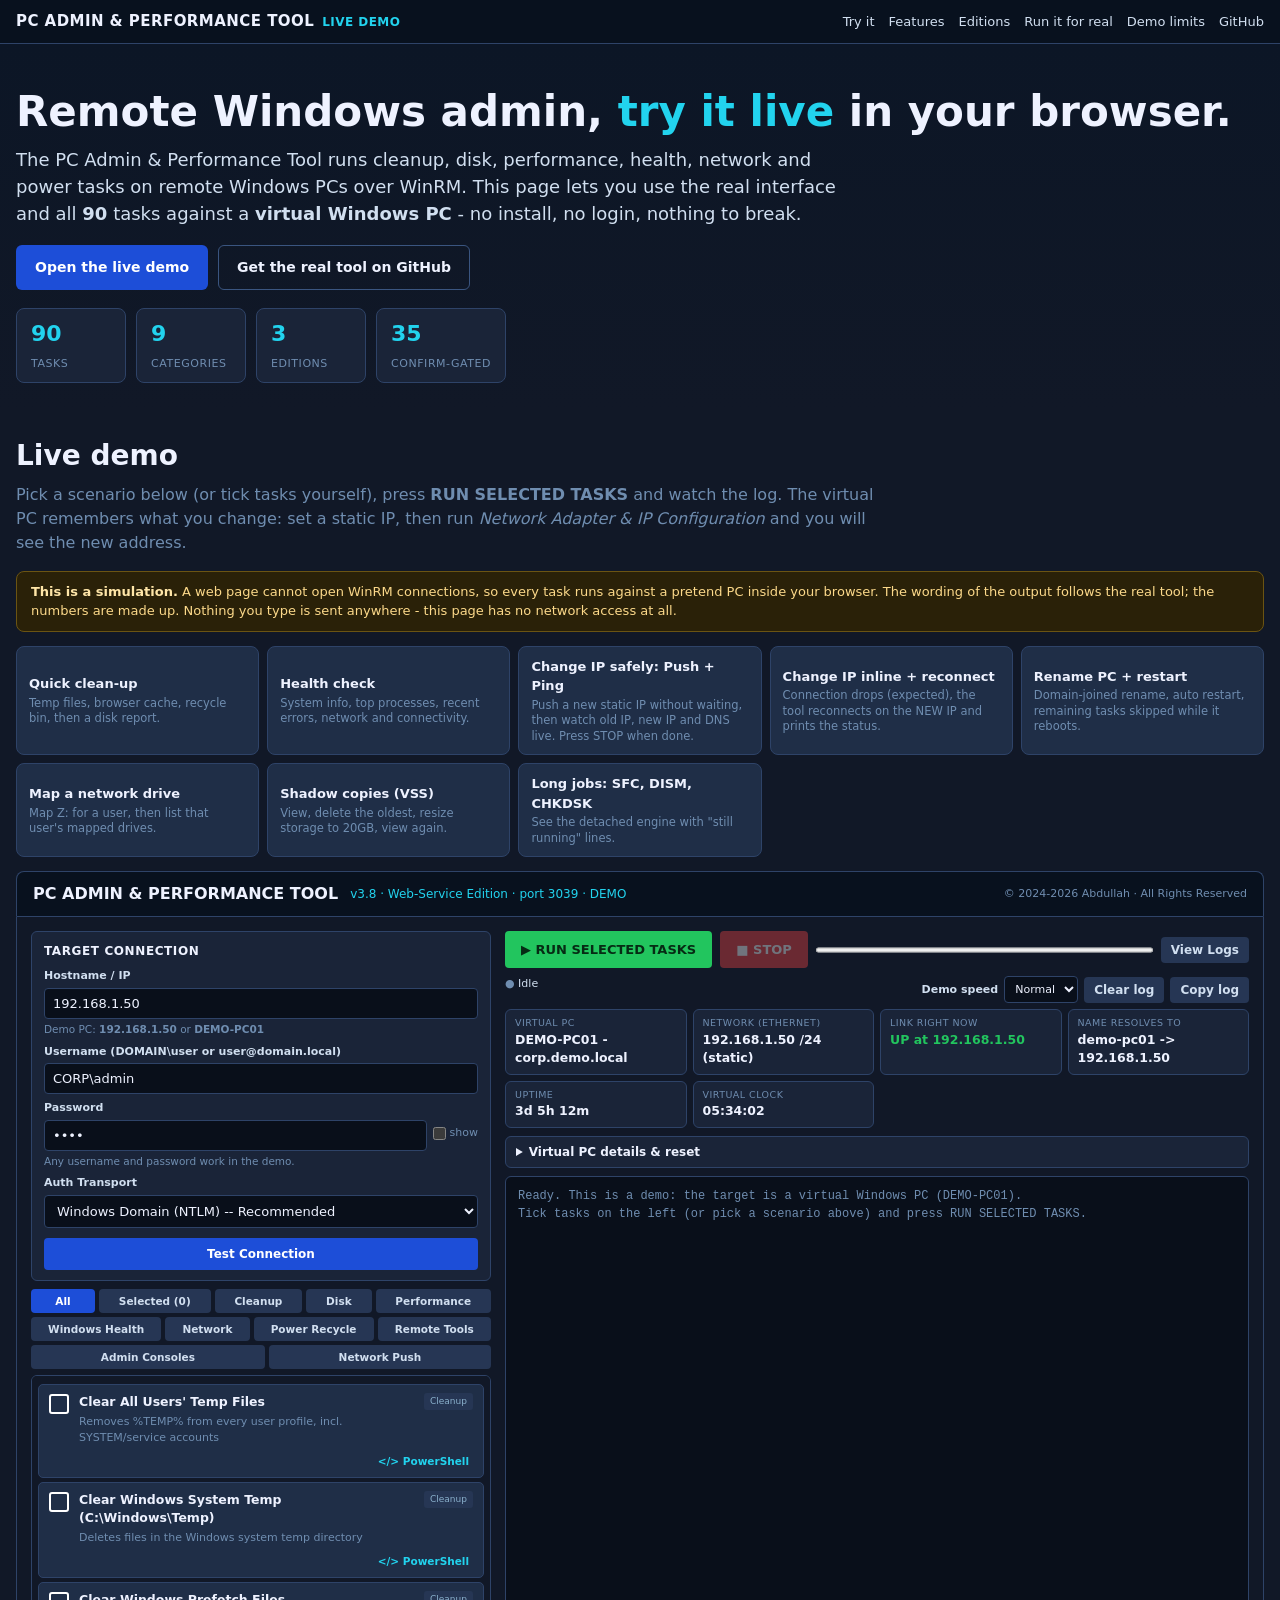
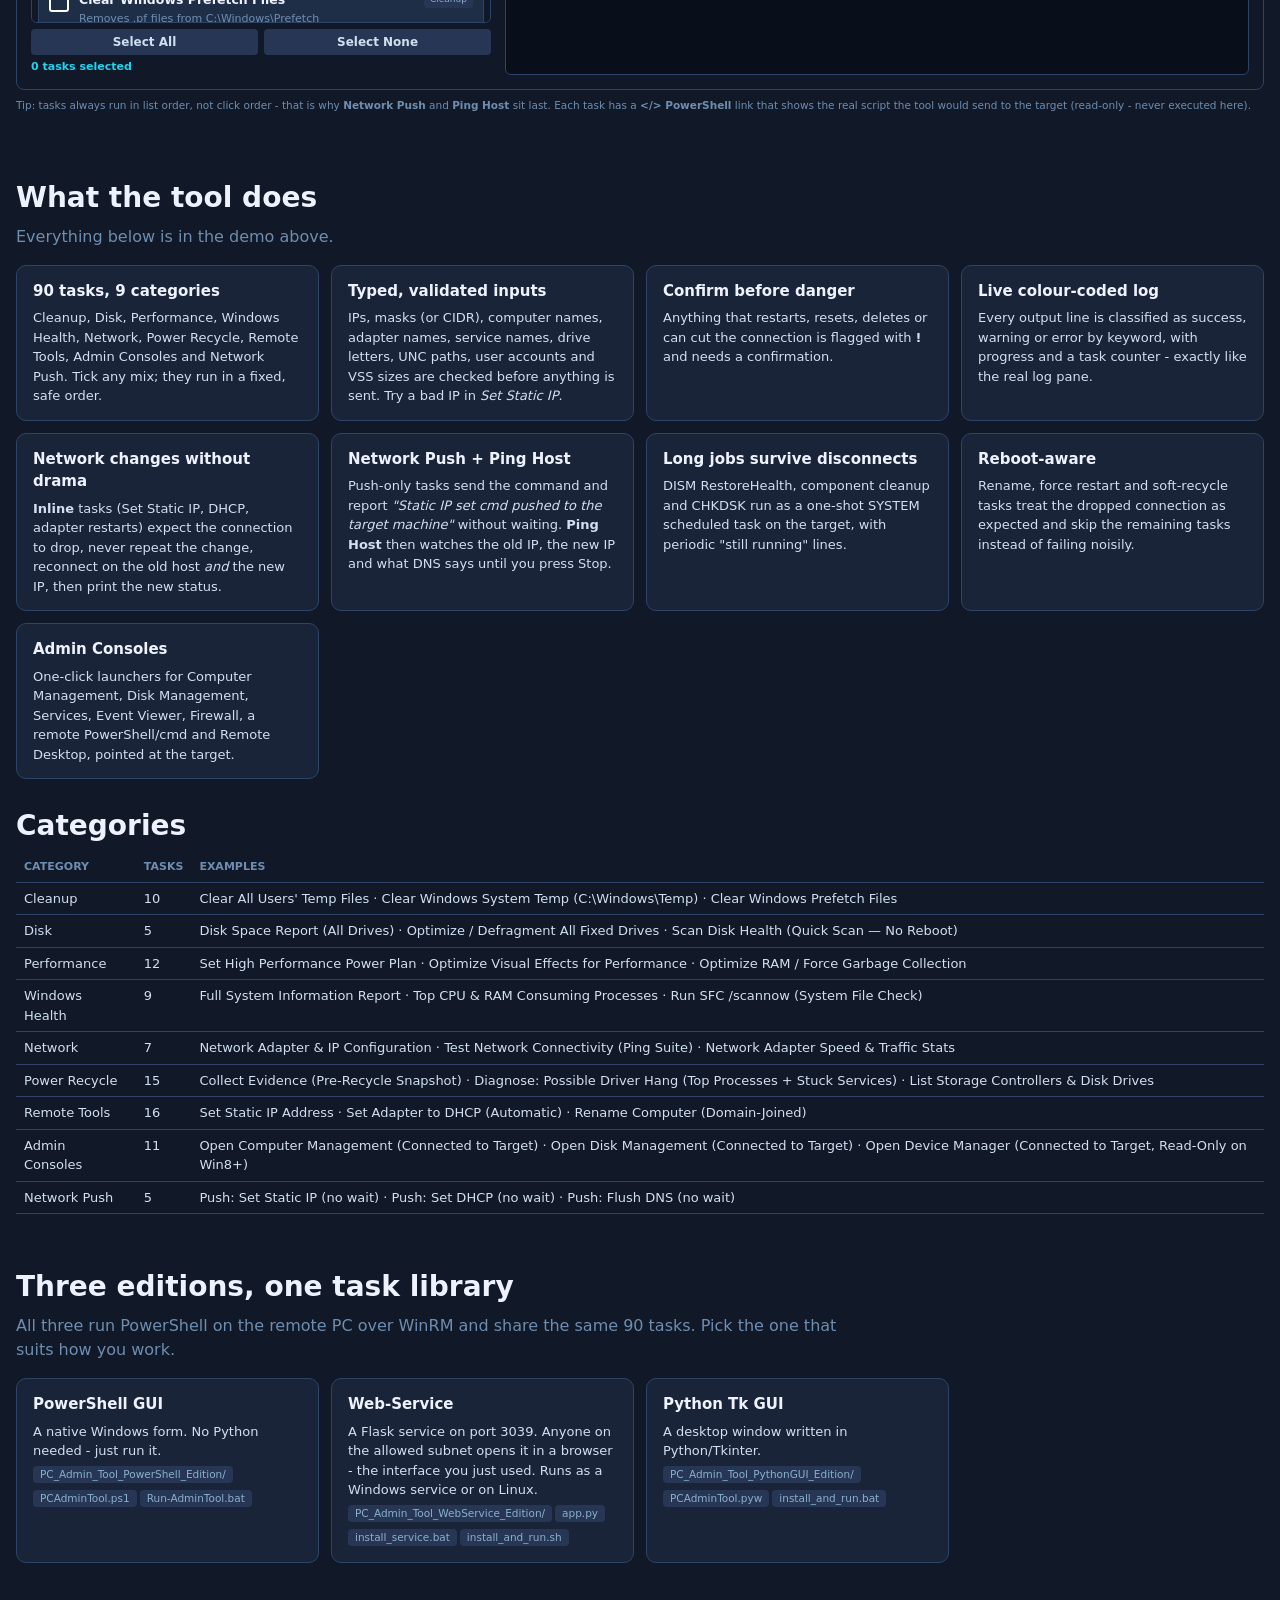
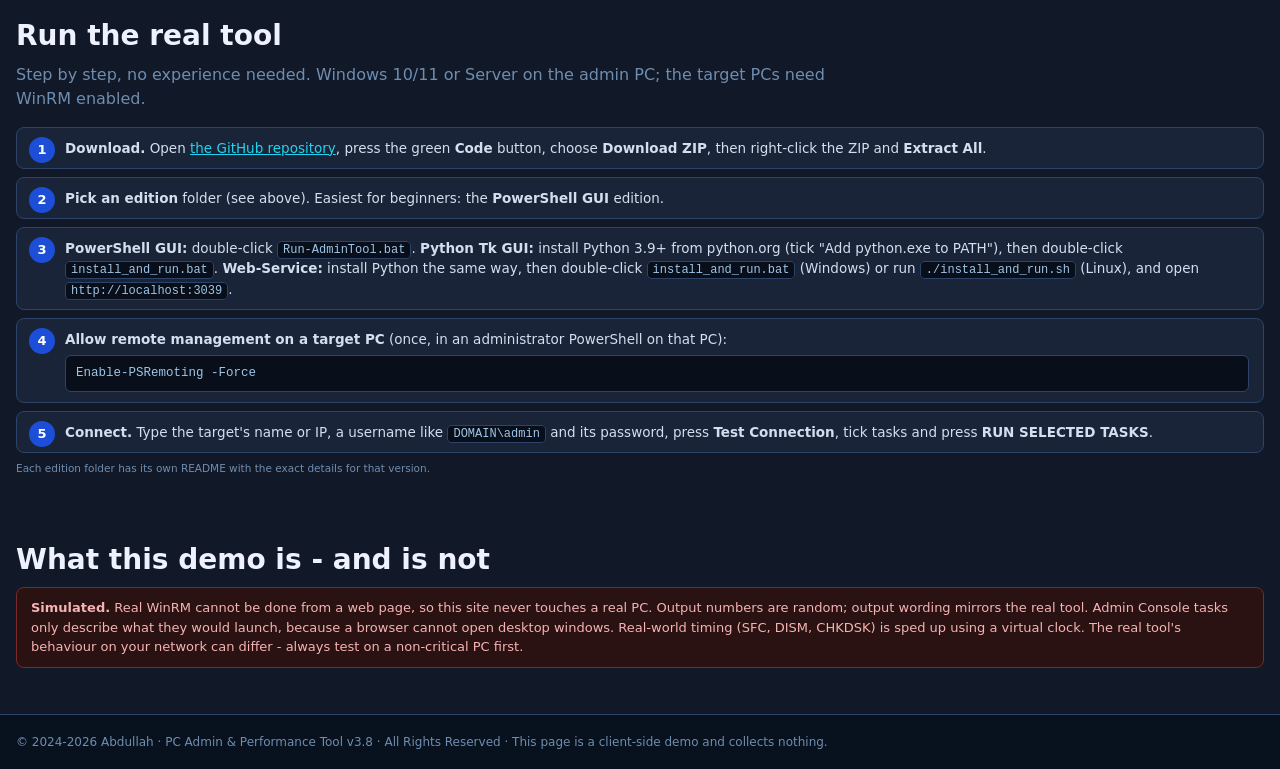
<file: docs/index.html>
<!DOCTYPE html>
<html lang="en">
<head>
<meta charset="UTF-8">
<meta name="viewport" content="width=device-width, initial-scale=1">
<meta http-equiv="Content-Security-Policy" content="default-src 'none'; script-src 'self'; style-src 'self'; img-src 'self' data:; connect-src 'none'; base-uri 'none'; form-action 'none'">
<meta name="description" content="Live, in-browser demo of the PC Admin &amp; Performance Tool: 90 Windows admin tasks, Network Push and Ping Host, run against a virtual PC. Nothing is sent anywhere.">
<title>PC Admin &amp; Performance Tool - Live Demo</title>
<link rel="icon" href="data:,">
<link rel="stylesheet" href="style.css">
</head>
<body>
<a class="skip" href="#demo">Skip to the demo</a>

<header class="site">
  <div class="container">
    <a class="brand" href="#top">PC ADMIN &amp; PERFORMANCE TOOL<small>LIVE DEMO</small></a>
    <nav aria-label="Sections">
      <a href="#demo">Try it</a>
      <a href="#features">Features</a>
      <a href="#editions">Editions</a>
      <a href="#run">Run it for real</a>
      <a href="#limits">Demo limits</a>
      <a href="https://github.com/MohamedAbdullahKhan/PC-AdminTools" rel="noopener">GitHub</a>
    </nav>
  </div>
</header>

<main id="top">
<div class="hero">
  <div class="container">
    <h1>Remote Windows admin, <span>try it live</span> in your browser.</h1>
    <p class="lead">The PC Admin &amp; Performance Tool runs cleanup, disk, performance, health, network and power tasks on remote Windows PCs over WinRM. This page lets you use the real interface and all <b id="statOps">90</b> tasks against a <b>virtual Windows PC</b> - no install, no login, nothing to break.</p>
    <div class="cta">
      <a class="btn pri" href="#demo">Open the live demo</a>
      <a class="btn sec" href="https://github.com/MohamedAbdullahKhan/PC-AdminTools" rel="noopener">Get the real tool on GitHub</a>
    </div>
    <div class="stats">
      <div class="stat"><b id="statOps2">90</b><span>tasks</span></div>
      <div class="stat"><b id="statCats">9</b><span>categories</span></div>
      <div class="stat"><b>3</b><span>editions</span></div>
      <div class="stat"><b id="statDanger">0</b><span>confirm-gated</span></div>
    </div>
  </div>
</div>

<section id="demo" aria-labelledby="demoH">
  <div class="container">
    <h2 id="demoH">Live demo</h2>
    <p class="sub">Pick a scenario below (or tick tasks yourself), press <b>RUN SELECTED TASKS</b> and watch the log. The virtual PC remembers what you change: set a static IP, then run <i>Network Adapter &amp; IP Configuration</i> and you will see the new address.</p>
    <div class="sim"><b>This is a simulation.</b> A web page cannot open WinRM connections, so every task runs against a pretend PC inside your browser. The wording of the output follows the real tool; the numbers are made up. Nothing you type is sent anywhere - this page has no network access at all.</div>

    <div class="scen" id="scen" aria-label="Guided scenarios"></div>

    <div class="apphead">
      <h3>PC ADMIN &amp; PERFORMANCE TOOL</h3>
      <span class="ver">v3.8 &middot; Web-Service Edition &middot; port 3039 &middot; DEMO</span>
      <span class="cp">&copy; 2024-2026 Abdullah &middot; All Rights Reserved</span>
    </div>
    <div class="app" id="app">
      <div class="left">
        <div class="panel">
          <h4>Target Connection</h4>
          <label for="hostname">Hostname / IP</label>
          <input type="text" id="hostname" placeholder="e.g. 192.168.1.50 or PC-NAME" autocomplete="off" spellcheck="false">
          <div class="hint">Demo PC: <b id="hintHost">192.168.1.50</b> or <b id="hintName">DEMO-PC01</b></div>
          <label for="username">Username (DOMAIN\user or user@domain.local)</label>
          <input type="text" id="username" autocomplete="off" spellcheck="false">
          <label for="password">Password</label>
          <div class="pwrow">
            <input type="password" id="password" class="pw" autocomplete="off">
            <span><input type="checkbox" id="showpw"> show</span>
          </div>
          <div class="hint">Any username and password work in the demo.</div>
          <label for="transport">Auth Transport</label>
          <select id="transport">
            <option value="ntlm">Windows Domain (NTLM) -- Recommended</option>
            <option value="basic">Workgroup / Local Account (Basic)</option>
            <option value="kerberos">Active Directory (Kerberos)</option>
            <option value="credssp">Admin Double-Hop (CredSSP)</option>
          </select>
          <button class="btn-primary" id="btnTest" type="button">Test Connection</button>
        </div>
        <div class="tabs" id="tabs" role="tablist" aria-label="Task categories"></div>
        <div class="tasklist" id="tasklist"></div>
        <div class="selrow">
          <button class="btn-ghost" id="btnAll" type="button">Select All</button>
          <button class="btn-ghost" id="btnNone" type="button">Select None</button>
        </div>
        <div class="count" id="count" aria-live="polite">0 tasks selected</div>
      </div>

      <div class="right">
        <div class="runrow">
          <button class="btn-run" id="btnRun" type="button">&#9654; RUN SELECTED TASKS</button>
          <button class="btn-stop" id="btnStop" type="button" disabled>&#9632; STOP</button>
          <progress id="prg" value="0" max="100"></progress>
          <button class="btn-ghost" id="btnLogs" type="button">View Logs</button>
        </div>
        <div class="statusline">
          <span><span class="dot" id="dot">&#9679;</span> <span id="stat">Idle</span> <span class="hint" id="taskline"></span></span>
          <span class="speed"><label for="speed">Demo speed</label>
            <select id="speed"><option value="slow">Slow</option><option value="normal" selected>Normal</option><option value="fast">Fast</option></select>
            <button class="btn-ghost" id="btnClearLog" type="button">Clear log</button>
            <button class="btn-ghost" id="btnCopy" type="button">Copy log</button>
          </span>
        </div>
        <div class="vpc" id="vpc" aria-label="Virtual PC state">
          <div><small>Virtual PC</small><b id="vName">-</b></div>
          <div><small>Network (Ethernet)</small><b id="vNet">-</b></div>
          <div><small>Link right now</small><b id="vLink">-</b></div>
          <div><small>Name resolves to</small><b id="vDns">-</b></div>
          <div><small>Uptime</small><b id="vUp">-</b></div>
          <div><small>Virtual clock</small><b id="vClock">-</b></div>
        </div>
        <details class="vd"><summary>Virtual PC details &amp; reset</summary>
          <pre id="vDetail"></pre>
          <button class="btn-ghost" id="btnReset" type="button">Reset virtual PC to defaults</button>
        </details>
        <div id="log" role="log" aria-live="off" tabindex="0"></div>
        <div class="panel logsPanel hidden" id="logsPanel"></div>
      </div>
    </div>
    <p class="hint mt">Tip: tasks always run in list order, not click order - that is why <b>Network Push</b> and <b>Ping Host</b> sit last. Each task has a <b>&lt;/&gt; PowerShell</b> link that shows the real script the tool would send to the target (read-only - never executed here).</p>
  </div>
</section>

<section id="features" aria-labelledby="featH">
  <div class="container">
    <h2 id="featH">What the tool does</h2>
    <p class="sub">Everything below is in the demo above.</p>
    <div class="grid">
      <div class="card"><h3>90 tasks, 9 categories</h3><p>Cleanup, Disk, Performance, Windows Health, Network, Power Recycle, Remote Tools, Admin Consoles and Network Push. Tick any mix; they run in a fixed, safe order.</p></div>
      <div class="card"><h3>Typed, validated inputs</h3><p>IPs, masks (or CIDR), computer names, adapter names, service names, drive letters, UNC paths, user accounts and VSS sizes are checked before anything is sent. Try a bad IP in <i>Set Static IP</i>.</p></div>
      <div class="card"><h3>Confirm before danger</h3><p>Anything that restarts, resets, deletes or can cut the connection is flagged with <b>!</b> and needs a confirmation.</p></div>
      <div class="card"><h3>Live colour-coded log</h3><p>Every output line is classified as success, warning or error by keyword, with progress and a task counter - exactly like the real log pane.</p></div>
      <div class="card"><h3>Network changes without drama</h3><p><b>Inline</b> tasks (Set Static IP, DHCP, adapter restarts) expect the connection to drop, never repeat the change, reconnect on the old host <i>and</i> the new IP, then print the new status.</p></div>
      <div class="card"><h3>Network Push + Ping Host</h3><p>Push-only tasks send the command and report <i>"Static IP set cmd pushed to the target machine"</i> without waiting. <b>Ping Host</b> then watches the old IP, the new IP and what DNS says until you press Stop.</p></div>
      <div class="card"><h3>Long jobs survive disconnects</h3><p>DISM RestoreHealth, component cleanup and CHKDSK run as a one-shot SYSTEM scheduled task on the target, with periodic "still running" lines.</p></div>
      <div class="card"><h3>Reboot-aware</h3><p>Rename, force restart and soft-recycle tasks treat the dropped connection as expected and skip the remaining tasks instead of failing noisily.</p></div>
      <div class="card"><h3>Admin Consoles</h3><p>One-click launchers for Computer Management, Disk Management, Services, Event Viewer, Firewall, a remote PowerShell/cmd and Remote Desktop, pointed at the target.</p></div>
    </div>
    <h2 class="mt2">Categories</h2>
    <table class="cats" id="catTable"><thead><tr><th>Category</th><th>Tasks</th><th>Examples</th></tr></thead><tbody></tbody></table>
  </div>
</section>

<section id="editions" aria-labelledby="edH">
  <div class="container">
    <h2 id="edH">Three editions, one task library</h2>
    <p class="sub">All three run PowerShell on the remote PC over WinRM and share the same 90 tasks. Pick the one that suits how you work.</p>
    <div class="grid">
      <div class="card"><h3>PowerShell GUI</h3><p>A native Windows form. No Python needed - just run it.</p><span class="tag">PC_Admin_Tool_PowerShell_Edition/</span><span class="tag">PCAdminTool.ps1</span><span class="tag">Run-AdminTool.bat</span></div>
      <div class="card"><h3>Web-Service</h3><p>A Flask service on port 3039. Anyone on the allowed subnet opens it in a browser - the interface you just used. Runs as a Windows service or on Linux.</p><span class="tag">PC_Admin_Tool_WebService_Edition/</span><span class="tag">app.py</span><span class="tag">install_service.bat</span><span class="tag">install_and_run.sh</span></div>
      <div class="card"><h3>Python Tk GUI</h3><p>A desktop window written in Python/Tkinter.</p><span class="tag">PC_Admin_Tool_PythonGUI_Edition/</span><span class="tag">PCAdminTool.pyw</span><span class="tag">install_and_run.bat</span></div>
    </div>
  </div>
</section>

<section id="run" aria-labelledby="runH">
  <div class="container">
    <h2 id="runH">Run the real tool</h2>
    <p class="sub">Step by step, no experience needed. Windows 10/11 or Server on the admin PC; the target PCs need WinRM enabled.</p>
    <ol class="steps">
      <li><b>Download.</b> Open <a href="https://github.com/MohamedAbdullahKhan/PC-AdminTools" rel="noopener">the GitHub repository</a>, press the green <b>Code</b> button, choose <b>Download ZIP</b>, then right-click the ZIP and <b>Extract All</b>.</li>
      <li><b>Pick an edition</b> folder (see above). Easiest for beginners: the <b>PowerShell GUI</b> edition.</li>
      <li><b>PowerShell GUI:</b> double-click <code>Run-AdminTool.bat</code>. <b>Python Tk GUI:</b> install Python 3.9+ from python.org (tick "Add python.exe to PATH"), then double-click <code>install_and_run.bat</code>. <b>Web-Service:</b> install Python the same way, then double-click <code>install_and_run.bat</code> (Windows) or run <code>./install_and_run.sh</code> (Linux), and open <code>http://localhost:3039</code>.</li>
      <li><b>Allow remote management on a target PC</b> (once, in an administrator PowerShell on that PC): <div class="cmd">Enable-PSRemoting -Force</div></li>
      <li><b>Connect.</b> Type the target's name or IP, a username like <code>DOMAIN\admin</code> and its password, press <b>Test Connection</b>, tick tasks and press <b>RUN SELECTED TASKS</b>.</li>
    </ol>
    <p class="hint">Each edition folder has its own README with the exact details for that version.</p>
  </div>
</section>

<section id="limits" aria-labelledby="limH">
  <div class="container">
    <h2 id="limH">What this demo is - and is not</h2>
    <div class="warnbox">
      <b>Simulated.</b> Real WinRM cannot be done from a web page, so this site never touches a real PC. Output numbers are random; output wording mirrors the real tool. Admin Console tasks only describe what they would launch, because a browser cannot open desktop windows. Real-world timing (SFC, DISM, CHKDSK) is sped up using a virtual clock. The real tool's behaviour on your network can differ - always test on a non-critical PC first.
    </div>
  </div>
</section>
</main>

<footer>
  <div class="container">&copy; 2024-2026 Abdullah &middot; PC Admin &amp; Performance Tool v3.8 &middot; All Rights Reserved &middot; This page is a client-side demo and collects nothing.</div>
</footer>

<script src="ops-data.js"></script>
<script src="vpc.js"></script>
<script src="outputs.js"></script>
<script src="engine.js"></script>
<script src="ui.js"></script>
</body>
</html>
</file>
<file: docs/style.css>
/* PC Admin & Performance Tool -- live demo. The tool-clone part reuses the real UI's colours. */
:root{
  --bg:#111827; --pnl:#1a2438; --card:#1f2e47; --crd2:#263654;
  --bdr:#2e4368; --bdr2:#3a5580; --acc:#1d4ed8; --cyan:#22d3ee;
  --grn:#22c55e; --red:#ef4444; --yel:#f59e0b; --txt:#d1dff0;
  --txtb:#eef2ff; --txdd:#6f8db0; --logbg:#090f1a; --hdrb:#08111e;
  color-scheme:dark;
}
*{box-sizing:border-box}
html{scroll-behavior:smooth}
body{margin:0;background:var(--bg);color:var(--txt);font-family:"Segoe UI",system-ui,-apple-system,Arial,sans-serif;line-height:1.5}
a{color:var(--cyan)}
a:hover{color:#fff}
:focus-visible{outline:2px solid var(--cyan);outline-offset:2px}
.skip{position:absolute;left:-999px;top:0;background:var(--acc);color:#fff;padding:8px 12px;z-index:100}
.skip:focus{left:8px}
.container{max-width:1280px;margin:0 auto;padding:0 16px}

/* ---- site header / hero ---- */
.site{background:var(--hdrb);border-bottom:1px solid var(--bdr);position:sticky;top:0;z-index:20}
.site .container{display:flex;align-items:center;gap:16px;flex-wrap:wrap;padding-top:10px;padding-bottom:10px}
.brand{font-weight:800;color:var(--txtb);letter-spacing:.03em;font-size:15px;text-decoration:none}
.brand small{color:var(--cyan);font-weight:600;margin-left:8px;font-size:12px}
.site nav{margin-left:auto;display:flex;gap:14px;flex-wrap:wrap;font-size:13px}
.site nav a{text-decoration:none;color:var(--txt)}
.site nav a:hover{color:var(--cyan)}
.hero{padding:44px 0 26px;background:linear-gradient(180deg,#0c1626 0,var(--bg) 100%)}
.hero h1{margin:0 0 10px;font-size:clamp(26px,5vw,42px);color:var(--txtb);line-height:1.15}
.hero h1 span{color:var(--cyan)}
.hero p.lead{font-size:clamp(15px,2.2vw,18px);max-width:820px;margin:0 0 18px;color:var(--txt)}
.cta{display:flex;gap:10px;flex-wrap:wrap;margin-bottom:18px}
.btn{display:inline-block;text-decoration:none;border-radius:6px;padding:11px 18px;font-weight:700;font-size:14px;border:1px solid transparent;cursor:pointer}
.btn.pri{background:var(--acc);color:#fff}
.btn.pri:hover{background:var(--cyan);color:#062033}
.btn.sec{background:transparent;color:var(--txtb);border-color:var(--bdr2)}
.btn.sec:hover{border-color:var(--cyan);color:var(--cyan)}
.stats{display:flex;gap:10px;flex-wrap:wrap}
.stat{background:var(--pnl);border:1px solid var(--bdr);border-radius:8px;padding:8px 14px;min-width:110px}
.stat b{display:block;font-size:22px;color:var(--cyan)}
.stat span{font-size:11px;color:var(--txdd);text-transform:uppercase;letter-spacing:.05em}

/* ---- notices ---- */
.sim{background:#2a2108;border:1px solid #6b5412;color:#fcd98a;border-radius:8px;padding:10px 14px;font-size:13px;margin:0 0 14px}
.sim b{color:#ffe6a8}

/* ---- scenarios ---- */
section{padding:26px 0}
h2{margin:0 0 6px;font-size:clamp(20px,3.4vw,28px);color:var(--txtb)}
h2+p.sub{margin:0 0 16px;color:var(--txdd);max-width:860px}
.scen{display:grid;grid-template-columns:repeat(auto-fill,minmax(210px,1fr));gap:8px;margin-bottom:14px}
.scen button{text-align:left;background:var(--card);color:var(--txt);border:1px solid var(--bdr);border-radius:8px;padding:10px 12px;cursor:pointer;font:inherit}
.scen button:hover{border-color:var(--cyan);background:var(--crd2)}
.scen button b{display:block;color:var(--txtb);font-size:13px;margin-bottom:2px}
.scen button span{font-size:11.5px;color:var(--txdd);display:block;line-height:1.35}

/* ---- the tool clone ---- */
.apphead{background:var(--hdrb);border:1px solid var(--bdr);border-bottom:none;border-radius:8px 8px 0 0;padding:10px 16px;display:flex;align-items:center;gap:12px;flex-wrap:wrap}
.apphead h3{font-size:16px;color:var(--txtb);margin:0}
.apphead .ver{color:var(--cyan);font-size:12px}
.apphead .cp{margin-left:auto;color:var(--txdd);font-size:11px}
.app{display:flex;gap:14px;padding:14px;background:var(--bg);border:1px solid var(--bdr);border-radius:0 0 8px 8px;height:min(86vh,860px);min-height:600px}
.left{width:460px;display:flex;flex-direction:column;min-width:0;flex:none}
.right{flex:1;display:flex;flex-direction:column;min-width:0}
.panel{background:var(--pnl);border:1px solid var(--bdr);border-radius:6px;padding:10px 12px;margin-bottom:8px}
.panel h4{margin:0 0 8px;font-size:12px;color:var(--txtb);text-transform:uppercase;letter-spacing:.05em}
label{display:block;font-size:11px;font-weight:600;color:var(--txt);margin-top:6px}
input[type=text],input[type=password],select{width:100%;background:var(--logbg);color:var(--txtb);border:1px solid var(--bdr);border-radius:4px;padding:7px 8px;margin-top:3px;font-size:13px;font-family:inherit}
input:focus,select:focus{outline:none;border-color:var(--acc)}
.pwrow{display:flex;align-items:center;gap:6px}
.pwrow input[type=password],.pwrow input.pw{flex:1}
.pwrow span{font-size:11px;color:var(--txdd);white-space:nowrap;display:flex;align-items:center;gap:4px}
.pwrow span input{width:auto;margin:0}
.hint{font-size:10.5px;color:var(--txdd);margin-top:3px}
button{cursor:pointer;border:none;border-radius:4px;font-weight:700;font-size:12px;font-family:inherit}
.btn-primary{background:var(--acc);color:#fff;padding:9px;width:100%;margin-top:10px}
.btn-primary:hover{background:var(--cyan);color:#062033}
.btn-run{background:var(--grn);color:#062b14;padding:11px 16px;font-size:13px}
.btn-stop{background:var(--red);color:#fff;padding:11px 16px;font-size:13px}
.btn-run:disabled,.btn-stop:disabled,.btn-primary:disabled{opacity:.4;cursor:not-allowed}
.btn-ghost{background:var(--crd2);color:var(--txt);padding:6px 10px}
.btn-ghost:hover{background:var(--bdr2)}
.tabs{display:flex;flex-wrap:wrap;gap:4px;margin-bottom:6px}
.tabs button{flex:1 1 auto;min-width:64px;background:var(--crd2);color:var(--txt);padding:6px 4px;font-size:10.5px}
.tabs button.active{background:var(--acc);color:#fff}
.tasklist{flex:1;overflow-y:auto;border:1px solid var(--bdr);border-radius:6px;background:var(--bg);padding:4px;min-height:160px}
.task{display:flex;flex-wrap:wrap;align-items:flex-start;gap:10px;background:var(--card);border:1px solid var(--bdr);border-radius:5px;padding:8px 10px;margin:4px 2px;cursor:pointer}
.task:hover{border-color:var(--bdr2)}
.task .cbx{width:20px;height:20px;flex:none;border:2px solid #fff;border-radius:3px;position:relative;margin-top:1px}
.task.checked .cbx{background:var(--red)}
.task.checked .cbx::after{content:"";position:absolute;left:4px;top:8px;width:9px;height:5px;border-left:2px solid #fff;border-bottom:2px solid #fff;transform:rotate(-45deg)}
.task .info{flex:1;min-width:0}
.task .lbl{font-size:12.5px;font-weight:700;color:var(--txtb)}
.task.danger .lbl{color:var(--yel)}
.task .desc{font-size:11px;color:var(--txdd);margin-top:2px}
.task .cat{font-size:9px;background:var(--crd2);color:#8ab0cc;padding:2px 6px;border-radius:3px;white-space:nowrap}
.task .src{flex:0 0 100%;display:flex;justify-content:flex-end;margin-top:-4px}
.task .src button{background:transparent;color:var(--cyan);font-size:10.5px;padding:2px 4px;font-weight:600}
.task .src button:hover{text-decoration:underline}
.task .script{flex:0 0 100%;width:100%;background:var(--logbg);border:1px solid var(--bdr);border-radius:4px;padding:8px;margin:0;font:11px/1.45 Consolas,"Courier New",monospace;color:#9ec4e6;white-space:pre-wrap;word-break:break-word;max-height:240px;overflow:auto;cursor:text}
.task .scriptnote{flex:0 0 100%;font-size:10px;color:var(--txdd);margin-top:-4px}
.task .params{flex:0 0 100%;width:100%;margin-top:4px;padding-top:8px;border-top:1px dashed var(--bdr2);display:grid;grid-template-columns:1fr 1fr;gap:6px 8px;cursor:default}
.task .params .pf{display:flex;flex-direction:column;min-width:0}
.task .params .pf.wide{grid-column:1 / -1}
.task .params label{font-size:9.5px;color:var(--txdd);margin:0 0 2px;font-weight:600}
.task .params input[type=text]{width:100%;background:var(--logbg);color:var(--txtb);border:1px solid var(--bdr);border-radius:3px;padding:5px 6px;font-size:11.5px;margin-top:0}
.task .params input.invalid{border-color:var(--red)}
.task .params .pf-bool{padding-top:2px}
.task .params .chk-label{display:flex;align-items:center;gap:8px;cursor:pointer;font-size:12px;color:var(--txtb);font-weight:600;margin:0}
.task .params .chk-label input{width:16px;height:16px;margin:0;flex:none;accent-color:var(--acc)}
.task .params .chk-help{font-size:9.5px;color:var(--txdd);margin:3px 0 0 24px}
.selrow{display:flex;gap:6px;margin-top:6px}
.selrow button{flex:1;padding:6px}
.count{font-size:11px;color:var(--cyan);font-weight:700;margin-top:4px}
.runrow{display:flex;gap:8px;align-items:center;margin-bottom:8px;flex-wrap:wrap}
progress{flex:1;min-width:80px;height:10px;accent-color:var(--acc)}
.statusline{display:flex;justify-content:space-between;gap:8px;font-size:11px;color:var(--txt);margin-bottom:6px;flex-wrap:wrap}
.dot{color:var(--txdd)}
.dot.live{color:var(--grn)}
.speed{display:flex;align-items:center;gap:6px;font-size:11px;color:var(--txdd)}
.speed select{width:auto;margin:0;padding:5px 6px;font-size:11px}
#log{flex:1;background:var(--logbg);border:1px solid var(--bdr);border-radius:6px;overflow-y:auto;padding:10px 12px;font:12px/1.5 Consolas,"Courier New",monospace;white-space:pre-wrap;word-break:break-word;min-height:200px}
#log .welcome{color:var(--txdd)}
.l-hdr{color:var(--cyan);font-weight:700}
.l-info{color:var(--cyan)}
.l-ok,.l-success{color:var(--grn)}
.l-warn,.l-warning{color:var(--yel)}
.l-err,.l-error{color:var(--red)}
.l-dim{color:var(--txdd)}
.l-task{color:var(--txtb);font-weight:700}
.l-out,.l-output{color:#8ab0cc}
.vpc{display:grid;grid-template-columns:repeat(auto-fit,minmax(150px,1fr));gap:6px;margin-bottom:8px}
.vpc div{background:var(--pnl);border:1px solid var(--bdr);border-radius:6px;padding:6px 9px;min-width:0}
.vpc small{display:block;color:var(--txdd);font-size:9.5px;text-transform:uppercase;letter-spacing:.05em}
.vpc b{display:block;color:var(--txtb);font-size:12.5px;overflow-wrap:anywhere}
.vpc b.up{color:var(--grn)} .vpc b.down{color:var(--red)} .vpc b.warn{color:var(--yel)}
details.vd{margin-bottom:8px;background:var(--pnl);border:1px solid var(--bdr);border-radius:6px;padding:6px 10px;font-size:12px}
details.vd summary{cursor:pointer;color:var(--txtb);font-weight:600}
details.vd pre{margin:8px 0 2px;font:11.5px/1.45 Consolas,monospace;color:#8ab0cc;white-space:pre-wrap;max-height:180px;overflow:auto}
.logsPanel{max-height:150px;overflow-y:auto;margin-top:8px}
.logsPanel div{font-size:11px;padding:3px 0;border-bottom:1px solid var(--bdr)}
.hidden{display:none !important}

/* ---- modal ---- */
.ov{position:fixed;inset:0;background:rgba(3,8,16,.78);display:flex;align-items:center;justify-content:center;z-index:50;padding:16px}
.dlg{background:var(--pnl);border:1px solid var(--bdr2);border-radius:10px;max-width:560px;width:100%;max-height:86vh;overflow:auto;padding:18px}
.dlg h4{margin:0 0 10px;color:var(--txtb);font-size:16px}
.dlg pre{white-space:pre-wrap;font:12.5px/1.5 Consolas,monospace;margin:0 0 14px;color:var(--txt);overflow-wrap:anywhere}
.dlg .btns{display:flex;gap:8px;justify-content:flex-end}
.dlg .btns button{padding:9px 16px;font-size:13px}

/* ---- content sections ---- */
.grid{display:grid;grid-template-columns:repeat(auto-fill,minmax(250px,1fr));gap:12px}
.card{background:var(--pnl);border:1px solid var(--bdr);border-radius:10px;padding:14px 16px}
.card h3{margin:0 0 6px;font-size:15px;color:var(--txtb)}
.card p{margin:0;font-size:13px;color:var(--txt)}
.card ul{margin:6px 0 0;padding-left:18px;font-size:13px}
.card code,.steps code,p code,li code{background:var(--logbg);border:1px solid var(--bdr);border-radius:4px;padding:1px 5px;font:12px Consolas,monospace;color:#9ec4e6}
.tag{display:inline-block;background:var(--crd2);color:#8ab0cc;border-radius:4px;font-size:10.5px;padding:1px 7px;margin:2px 3px 0 0}
.steps{counter-reset:s;list-style:none;padding:0;margin:0}
.steps li{counter-increment:s;background:var(--pnl);border:1px solid var(--bdr);border-radius:8px;padding:10px 14px 10px 48px;margin-bottom:8px;position:relative;font-size:13.5px}
.steps li::before{content:counter(s);position:absolute;left:12px;top:9px;width:26px;height:26px;border-radius:50%;background:var(--acc);color:#fff;font-weight:800;display:flex;align-items:center;justify-content:center;font-size:13px}
.cmd{background:var(--logbg);border:1px solid var(--bdr);border-radius:6px;padding:8px 10px;font:12.5px/1.5 Consolas,monospace;color:#9ec4e6;margin:6px 0 0;white-space:pre-wrap;overflow-wrap:anywhere}
table.cats{width:100%;border-collapse:collapse;font-size:13px}
table.cats th,table.cats td{border-bottom:1px solid var(--bdr);padding:6px 8px;text-align:left;vertical-align:top}
table.cats th{color:var(--txdd);font-size:11px;text-transform:uppercase}
.warnbox{background:#2a1212;border:1px solid #7a2a2a;color:#f6b3b3;border-radius:8px;padding:10px 14px;font-size:13px}
footer{border-top:1px solid var(--bdr);background:var(--hdrb);padding:18px 0;margin-top:20px;font-size:12px;color:var(--txdd)}

/* ---- responsive ---- */
@media (max-width:980px){
  .app{flex-direction:column;height:auto;min-height:0}
  .left{width:100%}
  .tasklist{max-height:60vh;flex:none}
  #log{min-height:320px;max-height:70vh;flex:none}
  .apphead .cp{margin-left:0}
  .site nav{margin-left:0}
}
@media (max-width:520px){
  .task .params{grid-template-columns:1fr}
  .btn-run,.btn-stop{padding:10px 12px}
}
@media (prefers-reduced-motion:reduce){html{scroll-behavior:auto}}

.speed label{margin:0}
.hint.mt{margin-top:8px}
h2.mt2{margin-top:26px}
#taskline{display:none}
</file>
